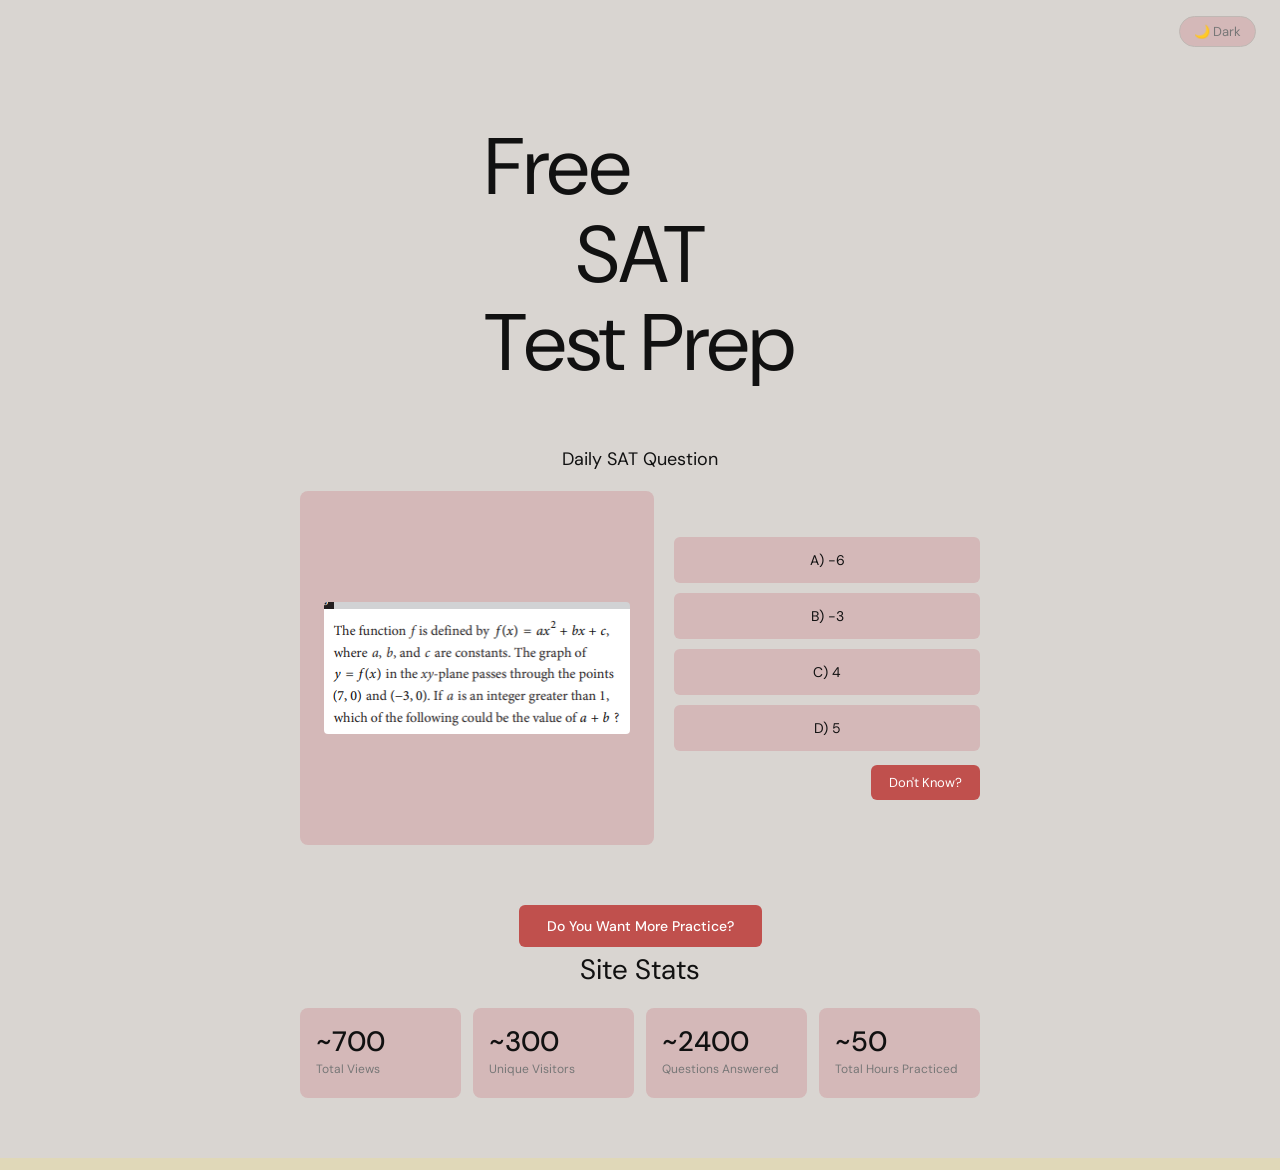
<file: index.html>
<!DOCTYPE html>
<html lang="en">
<head>
<meta charset="UTF-8">
<meta name="viewport" content="width=device-width, initial-scale=1.0">
<title>Free SAT Test Prep</title>
<link href="https://fonts.googleapis.com/css2?family=DM+Sans:wght@300;400;500&display=swap" rel="stylesheet">
<link rel="stylesheet" href="sat_landing.css">
</head>
<body>

<nav class="top-nav">
  <button class="theme-toggle" id="themeToggle" onclick="
    var isDark = document.body.classList.toggle('dark');
    localStorage.setItem('sat_theme', isDark ? 'dark' : 'light');
    this.textContent = isDark ? '☀️ Light' : '🌙 Dark';
  ">🌙 Dark</button>
</nav>
<script>
  (function() {
    var btn = document.getElementById('themeToggle');
    if (localStorage.getItem('sat_theme') === 'dark') {
      document.body.classList.add('dark');
      if (btn) btn.textContent = '☀️ Light';
    }
  })();
</script>

<section class="hero">
  <h1 class="hero-title">
    <span class="line1">Free</span>
    <span class="line2">SAT</span>
    <span class="line3">Test Prep</span>
  </h1>
</section>

<section class="daily">
  <p class="daily-label">Daily SAT Question</p>
  <div class="question-card">
    <div class="question-box" id="questionBox">
      <img id="questionImg" src="" alt="SAT Question" style="width:100%;height:100%;object-fit:contain;display:block;">
    </div>
    <div class="options-col" id="optionsCol">
      <button class="option-btn"></button>
      <button class="option-btn"></button>
      <button class="option-btn"></button>
      <button class="option-btn"></button>
      <button class="dont-know-btn">Don't Know?</button>
    </div>
  </div>
</section>

<button class="practiceMore">Do You Want More Practice?</button>
  
<!-- ── STATS SECTION ── -->
<section class="websites-section">
  <h2 class="photos-title">Site Stats</h2>
  <div class="stats-grid" id="statsGrid">
    <div class="stat-card"><div class="stat-value" id="s-views">~700</div><div class="stat-label">Total Views</div></div>
    <div class="stat-card"><div class="stat-value" id="s-unique">~300</div><div class="stat-label">Unique Visitors</div></div>
    <div class="stat-card"><div class="stat-value" id="s-answered">~2400</div><div class="stat-label">Questions Answered</div></div>
    <div class="stat-card"><div class="stat-value" id="s-time">~50</div><div class="stat-label">Total Hours Practiced</div></div>
  </div>
</section>

<footer></footer>

<script src="questions.js"></script>
<script src="sat_landing.js"></script>
<script src="tracker.js"></script>
</body>
</html>
</file>
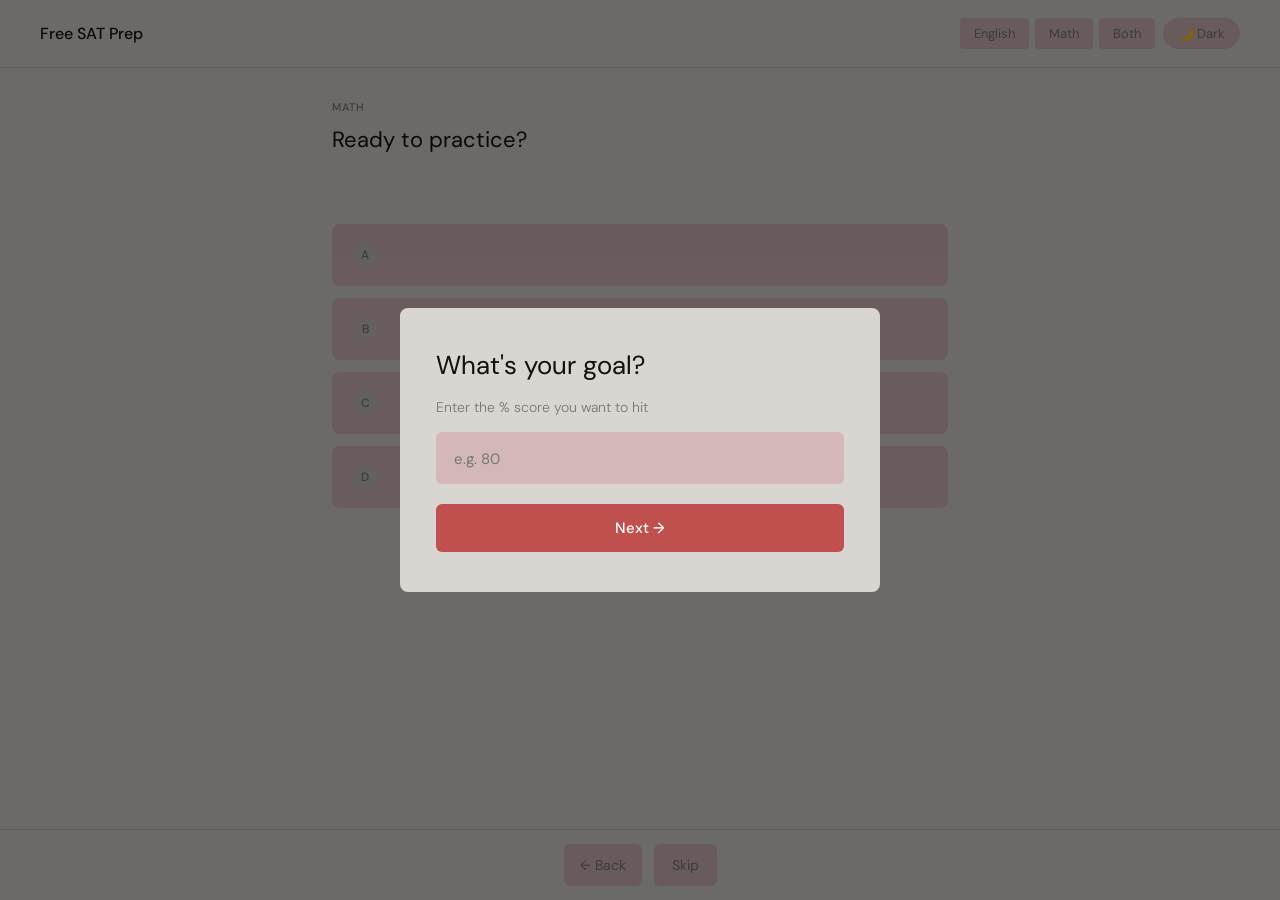
<file: sat_quiz.html>
<!DOCTYPE html>
<html lang="en">
<head>
<meta charset="UTF-8">
<meta name="viewport" content="width=device-width, initial-scale=1.0, viewport-fit=cover">
<title>SAT Practice</title>
<link href="https://fonts.googleapis.com/css2?family=DM+Sans:wght@300;400;500&display=swap" rel="stylesheet">
<link rel="stylesheet" href="sat_quiz.css">
</head>
<body>

<!-- MODAL -->
<div class="modal-overlay" id="modalOverlay">
  <div class="modal">
    <div class="modal-step" id="step1">
      <h2 class="modal-title">What's your goal?</h2>
      <p class="modal-sub">Enter the % score you want to hit</p>
      <input class="modal-input" id="goalInput" type="number" min="1" max="100" placeholder="e.g. 80">
      <button class="modal-btn" id="toStep2">Next →</button>
    </div>
    <div class="modal-step hidden" id="step2">
      <h2 class="modal-title">Which section?</h2>
      <p class="modal-sub">Choose what to practice</p>
      <div class="modal-section-btns">
        <button class="modal-section-btn" data-section="English">English</button>
        <button class="modal-section-btn" data-section="Math">Math</button>
        <button class="modal-section-btn" data-section="Both">Both</button>
      </div>
      <button class="modal-btn" id="startBtn" disabled>Start Practice →</button>
    </div>
  </div>
</div>

<!-- TOP NAV -->
<nav class="top-nav">
  <a href="index.html" class="site-title">Free SAT Prep</a>
  <div class="nav-right">
    <div class="nav-section-pills">
      <button class="subject-btn">English</button>
      <button class="subject-btn">Math</button>
      <button class="subject-btn">Both</button>
    </div>
    <button class="theme-toggle" id="themeToggle" onclick="
      var isDark = document.body.classList.toggle('dark');
      localStorage.setItem('sat_theme', isDark ? 'dark' : 'light');
      this.textContent = isDark ? '☀️ Light' : '🌙 Dark';
    ">🌙 Dark</button>
  </div>
</nav>
<script>
  (function() {
    var btn = document.getElementById('themeToggle');
    if (localStorage.getItem('sat_theme') === 'dark') {
      document.body.classList.add('dark');
      if (btn) btn.textContent = '☀️ Light';
    }
  })();
</script>

<!-- MAIN CARD -->
<div class="card">

  <div class="progress-wrap" id="progressWrap" style="display:none;">
    <div class="progress-top">
      <span class="progress-label" id="progressLabel">Goal: —</span>
      <span class="progress-pct" id="progressPct"></span>
    </div>
    <div class="progress-bar-track">
      <div class="progress-bar-fill" id="progressFill"></div>
    </div>
  </div>

  <div class="question-area">
    <div class="question-tag" id="questionTag">MATH</div>
    <div class="question-box" id="questionBox">Ready to practice?</div>
  </div>

  <div class="explanation-banner" id="explanationBanner">
    <div class="explanation-label" id="explanationLabel">Explanation</div>
    <div id="explanationText"></div>
  </div>

  <div class="options-col" id="optionsCol">
    <button class="option-btn"><span class="option-letter">A</span><span class="option-text"></span></button>
    <button class="option-btn"><span class="option-letter">B</span><span class="option-text"></span></button>
    <button class="option-btn"><span class="option-letter">C</span><span class="option-text"></span></button>
    <button class="option-btn"><span class="option-letter">D</span><span class="option-text"></span></button>
  </div>

  <div class="tool-panel" id="englishTools">
    <div class="tool-panel-body">
      <textarea class="notepad-area" id="notepadArea" placeholder="Jot down notes…"></textarea>
      <button class="notepad-clear-btn" id="notepadClearBtn">Clear</button>
    </div>
  </div>

  <div class="tool-panel" id="mathTools">
    <div class="tool-panel-tabs">
      <button class="tool-tab active" id="mathTabWB">✏️ Whiteboard</button>
      <button class="tool-tab" id="mathTabCalc">🧮 Calculator</button>
      <button class="tool-tab" id="mathTabGraph">📈 Graph</button>
    </div>
    <div class="tool-panel-body">
      <div class="math-sub-panel visible" id="panelWhiteboard">
        <div class="whiteboard-wrap">
          <div class="whiteboard-toolbar">
            <button class="wb-tool-btn active" id="wbPenBtn">Pen</button>
            <button class="wb-tool-btn" id="wbEraserBtn">Eraser</button>
            <span class="wb-divider"></span>
            <div class="wb-color-swatch active" data-color="#111111" style="background:#111111;"></div>
            <div class="wb-color-swatch" data-color="#e53935" style="background:#e53935;"></div>
            <div class="wb-color-swatch" data-color="#1e88e5" style="background:#1e88e5;"></div>
            <div class="wb-color-swatch" data-color="#43a047" style="background:#43a047;"></div>
            <span class="wb-divider"></span>
            <input class="wb-size-slider" id="wbSize" type="range" min="1" max="20" value="3">
            <button class="wb-clear-btn" id="wbClearBtn">Clear</button>
          </div>
          <canvas class="wb-canvas" id="wbCanvas"></canvas>
        </div>
      </div>
      <div class="math-sub-panel" id="panelCalc">
        <div class="desmos-wrap" id="desmosCalc"></div>
      </div>
      <div class="math-sub-panel" id="panelGraph">
        <div class="desmos-wrap" id="desmosGraph"></div>
      </div>
    </div>
  </div>

</div>

<div class="bottom-bar">
  <button class="back-btn" id="backBtn">← Back</button>
  <button class="skip-btn" id="skipBtn">Skip</button>
</div>

<script src="https://www.desmos.com/api/v1.9/calculator.js?apiKey=dcb31709b452b1cf9dc26972add0fda6"></script>
<script src="questions.js"></script>
<script src="sat_quiz.js"></script>
<script src="tracker.js"></script>
</body>
</html>
</file>
<file: sat_landing.css>
@import url('https://fonts.googleapis.com/css2?family=DM+Sans:wght@300;400;500&display=swap');

*, *::before, *::after { box-sizing: border-box; margin: 0; padding: 0; }

/* ── THEME VARIABLES ── */
:root {
  --bg:        #d9d5d1;
  --surface:   #d4b8b8;
  --surface2:  #c8c0bc;
  --border:    #bfb8b4;
  --text:      #111;
  --text-muted:#777;
  --accent:    #c0504d;
  --footer:    #e0d8b8;
  --dot:       #c4a8a8;
  --dot-active:#2a2a2a;
}

body.dark {
  --bg:        #0f0f0f;
  --surface:   #1e1e1e;
  --surface2:  #2a2a2a;
  --border:    #333;
  --text:      #f0f0f0;
  --text-muted:#888;
  --accent:    #c0504d;
  --footer:    #1a1a1a;
  --dot:       #444;
  --dot-active:#f0f0f0;
}

body {
  background: var(--bg);
  font-family: 'DM Sans', sans-serif;
  min-height: 100vh;
  display: flex;
  flex-direction: column;
  align-items: center;
  transition: background 0.25s, color 0.25s;
  color: var(--text);
}

/* ── TOP NAV ── */
.top-nav {
  width: 100%;
  display: flex;
  align-items: center;
  justify-content: flex-end;
  padding: 16px 24px;
}

/* ── THEME TOGGLE ── */
.theme-toggle {
  background: var(--surface);
  border: 1px solid var(--border);
  border-radius: 20px;
  padding: 6px 14px;
  font-family: 'DM Sans', sans-serif;
  font-size: 13px;
  font-weight: 400;
  color: var(--text-muted);
  cursor: pointer;
  transition: all 0.15s;
  display: flex;
  align-items: center;
  gap: 6px;
}
.theme-toggle:hover { color: var(--text); }

/* ── HERO ── */
.hero {
  width: 100%;
  display: flex;
  justify-content: center;
  padding: 60px 40px 60px;
}

.hero-title {
  font-family: 'DM Sans', sans-serif;
  font-size: clamp(48px, 10vw, 80px);
  font-weight: 400;
  line-height: 1.1;
  color: var(--text);
  display: flex;
  flex-direction: column;
  align-items: flex-start;
}

.hero-title .line1 { align-self: flex-start; }
.hero-title .line2 { align-self: center; }
.hero-title .line3 { align-self: flex-end; }

/* ── DAILY QUESTION ── */
.daily-label {
  font-size: 18px;
  font-weight: 400;
  color: var(--text);
  margin-bottom: 20px;
}

.daily {
  display: flex;
  flex-direction: column;
  align-items: center;
  width: 100%;
  padding: 0 24px 60px;
}

.question-card {
  display: flex;
  flex-direction: column;
  gap: 16px;
  width: 100%;
  max-width: 540px;
}

@media (min-width: 560px) {
  .question-card {
    flex-direction: row;
    align-items: flex-start;
    max-width: 680px;
    gap: 20px;
  }
}

.question-box {
  background: var(--surface);
  border-radius: 8px;
  min-height: 180px;
  display: flex;
  align-items: center;
  justify-content: center;
  color: var(--text);
  font-size: 16px;
  font-weight: 400;
  padding: 24px;
  text-align: center;
  transition: background 0.25s;
}

@media (min-width: 560px) {
  .question-box {
    flex: 1;
    aspect-ratio: 1;
    min-height: 0;
  }
}

.options-col {
  display: flex;
  flex-direction: column;
  gap: 10px;
  width: 100%;
}

@media (min-width: 560px) {
  .options-col {
    flex: 1;
    justify-content: center;
    align-self: center;
    width: auto;
  }
}

.option-btn {
  background: var(--surface);
  border: none;
  border-radius: 6px;
  padding: 14px 16px;
  font-family: 'DM Sans', sans-serif;
  font-size: 14px;
  color: var(--text);
  cursor: pointer;
  text-align: center;
  transition: background 0.15s;
}
.option-btn:hover:not(:disabled) { background: var(--surface2); }

.dont-know-btn {
  align-self: flex-end;
  margin-top: 4px;
  background: var(--accent);
  color: #fff;
  border: none;
  border-radius: 6px;
  padding: 9px 18px;
  font-family: 'DM Sans', sans-serif;
  font-size: 13px;
  cursor: pointer;
  transition: opacity 0.15s;
}
.dont-know-btn:hover { opacity: 0.85; }

/* ── PRACTICE BUTTON ── */
.practiceMore {
  background: var(--accent);
  color: #fff;
  border: none;
  border-radius: 6px;
  padding: 12px 28px;
  font-family: 'DM Sans', sans-serif;
  font-size: 14px;
  font-weight: 500;
  cursor: pointer;
  transition: opacity 0.15s;
  margin-bottom: 4px;
}
.practiceMore:hover { opacity: 0.85; }

/* ── PHOTOS SECTION ── */
.photos-section {
  width: 100%;
  padding: 40px 0 60px;
  display: flex;
  flex-direction: column;
  align-items: flex-start;
  gap: 20px;
}

.photos-title {
  font-family: 'DM Sans', sans-serif;
  font-size: 28px;
  font-weight: 400;
  color: var(--text);
  align-self: center;
}

.carousel-wrapper {
  width: 100%;
  position: relative;
  overflow: hidden;
}

.carousel-track {
  display: flex;
  transition: transform 0.4s ease;
  will-change: transform;
}

.carousel-slide {
  min-width: 72%;
  margin: 0 2%;
  border-radius: 12px;
  overflow: hidden;
  background: var(--surface);
  aspect-ratio: 16/9;
  flex-shrink: 0;
  transition: background 0.25s;
}

.carousel-slide img {
  width: 100%;
  height: 100%;
  object-fit: cover;
  display: block;
}

.carousel-slide .placeholder-label {
  width: 100%;
  height: 100%;
  display: flex;
  align-items: center;
  justify-content: center;
  color: var(--text-muted);
  font-size: 13px;
  letter-spacing: 0.08em;
}

.carousel-arrow {
  position: absolute;
  top: 50%;
  transform: translateY(-50%);
  background: rgba(0,0,0,0.25);
  color: #fff;
  border: none;
  border-radius: 50%;
  width: 44px;
  height: 44px;
  font-size: 20px;
  cursor: pointer;
  display: flex;
  align-items: center;
  justify-content: center;
  z-index: 10;
  transition: background 0.2s;
  backdrop-filter: blur(4px);
}
.carousel-arrow:hover { background: rgba(0,0,0,0.45); }
.carousel-arrow.left { left: 16px; }
.carousel-arrow.right { right: 16px; }

.carousel-dots {
  display: flex;
  gap: 8px;
  align-self: center;
}

.carousel-dot {
  width: 8px;
  height: 8px;
  border-radius: 50%;
  background: var(--dot);
  cursor: pointer;
  transition: background 0.15s;
}
.carousel-dot.active { background: var(--dot-active); }

/* ── FOOTER ── */
footer {
  margin-top: auto;
  width: 100%;
  height: 12px;
  background: var(--footer);
  transition: background 0.25s;
}

/* ── BEFORE / AFTER SLIDER ── */
.ba-slider {
  position: relative;
  width: 100%;
  height: 100%;
  overflow: hidden;
  cursor: col-resize;
  user-select: none;
  border-radius: 12px;
}

.ba-after,
.ba-before {
  position: absolute;
  inset: 0;
  overflow: hidden;
}

.ba-after {
  background: #b8d4b8;
  z-index: 1;
}

.ba-before {
  width: 50%;
  background: var(--surface);
  z-index: 2;
  border-right: 2px solid rgba(255,255,255,0.6);
}

.ba-after img,
.ba-before img {
  position: absolute;
  inset: 0;
  width: 100%;
  height: 100%;
  object-fit: cover;
  display: block;
  pointer-events: none;
}

/* when using real images, ba-before img needs to be full width but clipped by parent */
.ba-before img {
  width: calc(100% / 0.5); /* will be overridden by JS */
}

.ba-placeholder {
  width: 100%;
  height: 100%;
  display: flex;
  align-items: center;
  justify-content: center;
  font-size: 13px;
  letter-spacing: 0.08em;
  color: var(--text-muted);
}

.ba-handle {
  position: absolute;
  top: 0;
  left: 50%;
  transform: translateX(-50%);
  height: 100%;
  z-index: 10;
  display: flex;
  flex-direction: column;
  align-items: center;
  pointer-events: none;
}

.ba-handle-line {
  flex: 1;
  width: 2px;
  background: #fff;
  opacity: 0.8;
}

.ba-handle-circle {
  width: 36px;
  height: 36px;
  border-radius: 50%;
  background: #fff;
  display: flex;
  align-items: center;
  justify-content: center;
  font-size: 16px;
  color: #333;
  box-shadow: 0 2px 8px rgba(0,0,0,0.25);
  flex-shrink: 0;
}

.ba-label {
  position: absolute;
  bottom: 12px;
  z-index: 5;
  background: rgba(0,0,0,0.45);
  color: #fff;
  font-size: 11px;
  font-weight: 500;
  letter-spacing: 0.08em;
  text-transform: uppercase;
  padding: 4px 10px;
  border-radius: 4px;
  pointer-events: none;
}

.ba-label-before { left: 12px; }
.ba-label-after  { right: 12px; }

/* ── WEBSITES SECTION ── */
.websites-section {
  width: 100%;
  padding: 0 24px 60px;
  display: flex;
  flex-direction: column;
  gap: 20px;
  align-items: flex-start;
}

.websites-grid {
  display: grid;
  grid-template-columns: 1fr;
  gap: 12px;
  width: 100%;
  max-width: 680px;
  align-self: center;
}

@media (min-width: 500px) {
  .websites-grid { grid-template-columns: 1fr 1fr; }
}

.website-card {
  background: var(--surface);
  border-radius: 8px;
  padding: 18px 20px;
  display: flex;
  flex-direction: column;
  gap: 6px;
  text-decoration: none;
  transition: background 0.15s;
  cursor: pointer;
}
.website-card:hover { background: var(--surface2); }

.website-card-name {
  font-size: 15px;
  font-weight: 500;
  color: var(--text);
}

.website-card-url {
  font-size: 12px;
  color: var(--text-muted);
  white-space: nowrap;
  overflow: hidden;
  text-overflow: ellipsis;
}

.website-card-desc {
  font-size: 13px;
  color: var(--text-muted);
  font-weight: 300;
  margin-top: 2px;
}

/* ── STATS GRID ── */
.stats-grid {
  display: grid;
  grid-template-columns: 1fr 1fr;
  gap: 12px;
  width: 100%;
  max-width: 680px;
  align-self: center;
}

@media (min-width: 560px) {
  .stats-grid { grid-template-columns: repeat(4, 1fr); }
}

.stat-card {
  background: var(--surface);
  border-radius: 8px;
  padding: 20px 16px;
  display: flex;
  flex-direction: column;
  gap: 6px;
  transition: background 0.25s;
}

.stat-value {
  font-size: 28px;
  font-weight: 500;
  color: var(--text);
  line-height: 1;
  font-variant-numeric: tabular-nums;
}

.stat-label {
  font-size: 12px;
  color: var(--text-muted);
  font-weight: 400;
  line-height: 1.3;
}
</file>
<file: sat_quiz.css>
@import url('https://fonts.googleapis.com/css2?family=DM+Sans:wght@300;400;500&display=swap');

*, *::before, *::after { box-sizing: border-box; margin: 0; padding: 0; }

:root {
  --bg:        #d9d5d1;
  --surface:   #d4b8b8;
  --surface2:  #c8c0bc;
  --border:    #bfb8b4;
  --text:      #111;
  --text-muted:#777;
  --accent:    #c0504d;
  --radius:    8px;
  --radius-sm: 6px;
}

body.dark {
  --bg:        #0f0f0f;
  --surface:   #1e1e1e;
  --surface2:  #2a2a2a;
  --border:    #333;
  --text:      #f0f0f0;
  --text-muted:#888;
}

body {
  background: var(--bg);
  font-family: 'DM Sans', sans-serif;
  min-height: 100vh;
  min-height: 100dvh;
  display: flex;
  flex-direction: column;
  align-items: center;
  color: var(--text);
  padding: 0;
  overflow-x: hidden;
  transition: background 0.25s, color 0.25s;
}

/* ── TOP NAV ── */
.top-nav {
  width: 100%;
  display: flex;
  align-items: center;
  justify-content: space-between;
  padding: 16px 24px;
  border-bottom: 1px solid var(--border);
  position: sticky;
  top: 0;
  background: var(--bg);
  z-index: 50;
  transition: background 0.25s, border-color 0.25s;
}

.site-title {
  font-family: 'DM Sans', sans-serif;
  font-size: 16px;
  font-weight: 500;
  color: var(--text);
  text-decoration: none;
  transition: opacity 0.15s;
}
.site-title:hover { opacity: 0.6; }

.nav-right {
  display: flex;
  align-items: center;
  gap: 8px;
}

.theme-toggle {
  background: var(--surface);
  border: 1px solid var(--border);
  border-radius: 20px;
  padding: 6px 14px;
  font-family: 'DM Sans', sans-serif;
  font-size: 13px;
  color: var(--text-muted);
  cursor: pointer;
  transition: all 0.15s;
}
.theme-toggle:hover { color: var(--text); }

.nav-section-pills { display: flex; gap: 6px; }

.subject-btn {
  background: var(--surface);
  border: none;
  border-radius: 4px;
  padding: 7px 14px;
  font-family: 'DM Sans', sans-serif;
  font-size: 13px;
  color: var(--text-muted);
  cursor: pointer;
  transition: all 0.15s;
}
.subject-btn:hover { color: var(--text); background: var(--surface2); }
.subject-btn.active { background: var(--accent); color: #fff; }

/* ── CARD ── */
.card {
  width: 100%;
  max-width: 600px;
  display: flex;
  flex-direction: column;
  padding: 0 0 120px 0;
}

/* ── PROGRESS ── */
.progress-wrap {
  padding: 20px 24px 14px;
  display: flex;
  flex-direction: column;
  gap: 8px;
}

.progress-top {
  display: flex;
  justify-content: space-between;
  align-items: center;
}

.progress-label { font-size: 13px; color: var(--text-muted); }
.progress-pct   { font-size: 13px; font-weight: 500; color: var(--text); }

.progress-bar-track {
  width: 100%; height: 3px;
  background: var(--surface2);
  border-radius: 10px; overflow: hidden;
}

.progress-bar-fill {
  height: 100%; width: 0%;
  background: #4a90d9;
  border-radius: 10px;
  transition: width 0.4s ease, background 0.3s;
}
.progress-bar-fill.green { background: #4caf50; }
.progress-bar-fill.red   { background: var(--accent); }
.progress-bar-fill.blue  { background: #4a90d9; }

/* ── QUESTION ── */
.question-area { padding: 24px 24px 16px; }

.question-tag {
  font-size: 11px;
  font-weight: 500;
  letter-spacing: 0.1em;
  text-transform: uppercase;
  color: var(--text-muted);
  margin-bottom: 10px;
}

.question-box {
  font-size: 20px;
  font-weight: 400;
  line-height: 1.45;
  color: var(--text);
  min-height: 60px;
}

/* ── EXPLANATION ── */
.explanation-banner {
  margin: 0 24px;
  border-radius: var(--radius-sm);
  padding: 14px 16px;
  font-size: 14px;
  line-height: 1.65;
  display: none;
  animation: slideDown 0.2s ease;
}
.explanation-banner.correct {
  background: rgba(76,175,80,0.12);
  border: 1px solid rgba(76,175,80,0.3);
  color: #2e7d32;
  display: block;
}
body.dark .explanation-banner.correct { color: #81c784; }
.explanation-banner.wrong {
  background: rgba(192,80,77,0.1);
  border: 1px solid rgba(192,80,77,0.3);
  color: #9b2c2a;
  display: block;
}
body.dark .explanation-banner.wrong { color: #ef9a9a; }

.explanation-label {
  font-size: 11px;
  font-weight: 500;
  letter-spacing: 0.08em;
  text-transform: uppercase;
  margin-bottom: 6px;
  opacity: 0.75;
}

@keyframes slideDown {
  from { opacity: 0; transform: translateY(-6px); }
  to   { opacity: 1; transform: translateY(0); }
}

/* ── OPTIONS ── */
.options-col {
  display: flex;
  flex-direction: column;
  gap: 10px;
  padding: 16px 24px;
}

.option-btn {
  background: var(--surface);
  border: none;
  border-radius: var(--radius);
  padding: 16px 18px;
  font-family: 'DM Sans', sans-serif;
  font-size: 15px;
  color: var(--text);
  cursor: pointer;
  text-align: left;
  transition: background 0.15s;
  display: flex;
  align-items: center;
  gap: 12px;
}
.option-btn:hover:not(:disabled) { background: var(--surface2); }

.option-letter {
  width: 26px; height: 26px;
  border-radius: 50%;
  background: var(--surface2);
  display: flex; align-items: center; justify-content: center;
  font-size: 12px; font-weight: 500;
  flex-shrink: 0;
  color: var(--text-muted);
  transition: background 0.15s, color 0.15s;
}
.option-btn:hover:not(:disabled) .option-letter { background: var(--accent); color: #fff; }

.option-btn.correct-ans { background: rgba(76,175,80,0.15); }
.option-btn.correct-ans .option-letter { background: #4caf50; color: #fff; }
.option-btn.wrong-ans { background: rgba(192,80,77,0.12); }
.option-btn.wrong-ans .option-letter { background: var(--accent); color: #fff; }
.option-btn.other-ans { opacity: 0.45; }

/* ── TOOL PANELS ── */
.tool-panel {
  display: none;
  flex-direction: column;
  border-radius: var(--radius);
  overflow: hidden;
  background: var(--surface);
  margin: 0 24px;
  transition: background 0.25s;
}
.tool-panel.visible { display: flex; }

.tool-panel-tabs { display: flex; background: var(--surface2); }

.tool-tab {
  flex: 1; padding: 10px 8px;
  font-family: 'DM Sans', sans-serif; font-size: 12px;
  color: var(--text-muted); background: none; border: none;
  border-bottom: 2px solid transparent; cursor: pointer;
  transition: color 0.15s, border-color 0.15s;
}
.tool-tab:hover { color: var(--text); }
.tool-tab.active { color: var(--text); border-bottom-color: var(--accent); }

.tool-panel-body { padding: 12px; }

.notepad-area {
  width: 100%; height: 80px; resize: none;
  background: var(--bg); border: 1px solid var(--border);
  border-radius: var(--radius-sm); padding: 10px 12px;
  font-family: 'DM Sans', sans-serif; font-size: 14px;
  color: var(--text); line-height: 1.6; outline: none;
  transition: background 0.25s, border-color 0.25s;
}
.notepad-area::placeholder { color: var(--text-muted); }
.notepad-area:focus { border-color: var(--accent); }

.notepad-clear-btn {
  margin-top: 6px; background: none; border: 1px solid var(--border);
  border-radius: var(--radius-sm); padding: 4px 12px;
  font-family: 'DM Sans', sans-serif; font-size: 12px;
  color: var(--text-muted); cursor: pointer; transition: background 0.15s; display: block;
}
.notepad-clear-btn:hover { background: var(--surface2); color: var(--text); }

.math-sub-panel { display: none; }
.math-sub-panel.visible { display: block; }
.whiteboard-wrap { display: flex; flex-direction: column; gap: 8px; }
.whiteboard-toolbar { display: flex; align-items: center; gap: 8px; flex-wrap: wrap; }

.wb-tool-btn {
  background: var(--surface2); border: none; border-radius: var(--radius-sm);
  padding: 5px 12px; font-family: 'DM Sans', sans-serif; font-size: 12px;
  color: var(--text-muted); cursor: pointer; transition: all 0.15s;
}
.wb-tool-btn:hover { color: var(--text); }
.wb-tool-btn.active { background: var(--accent); color: #fff; }

.wb-divider { width: 1px; height: 20px; background: var(--border); display: inline-block; margin: 0 2px; }

.wb-color-swatch {
  width: 22px; height: 22px; border-radius: 50%;
  border: 2px solid transparent; cursor: pointer; transition: border-color 0.15s; flex-shrink: 0;
}
.wb-color-swatch.active { border-color: var(--text); }
.wb-size-slider { width: 70px; accent-color: var(--accent); cursor: pointer; }
.wb-clear-btn {
  background: none; border: 1px solid var(--border); border-radius: var(--radius-sm);
  padding: 5px 12px; font-family: 'DM Sans', sans-serif; font-size: 12px;
  color: var(--text-muted); cursor: pointer; transition: background 0.15s; margin-left: auto;
}
.wb-clear-btn:hover { background: var(--surface2); color: var(--text); }
.wb-canvas { width: 100%; height: 180px; border-radius: var(--radius-sm); background: #fff; cursor: crosshair; display: block; touch-action: none; }
.desmos-wrap { width: 100%; height: 260px; border-radius: var(--radius-sm); overflow: hidden; }

/* ── BOTTOM BAR ── */
.bottom-bar {
  position: fixed; bottom: 0; left: 0; right: 0;
  background: var(--bg); border-top: 1px solid var(--border);
  padding: 12px 24px; display: flex; gap: 10px; align-items: center;
  z-index: 40; transition: background 0.25s, border-color 0.25s;
}

.back-btn {
  background: var(--surface); color: var(--text-muted); border: none;
  border-radius: var(--radius-sm); padding: 12px 16px;
  font-family: 'DM Sans', sans-serif; font-size: 14px; cursor: pointer;
  transition: all 0.15s; flex-shrink: 0;
}
.back-btn:hover { color: var(--text); background: var(--surface2); }

.skip-btn {
  background: var(--surface); color: var(--text-muted); border: none;
  border-radius: var(--radius-sm); padding: 12px 18px;
  font-family: 'DM Sans', sans-serif; font-size: 14px; cursor: pointer;
  transition: all 0.15s; flex-shrink: 0;
}
.skip-btn:hover { color: var(--text); background: var(--surface2); }

.ask-ai-btn {
  margin-left: auto; background: var(--accent); color: #fff; border: none;
  border-radius: var(--radius-sm); padding: 12px 20px;
  font-family: 'DM Sans', sans-serif; font-size: 14px; font-weight: 500;
  cursor: pointer; transition: opacity 0.15s; flex-shrink: 0;
}
.ask-ai-btn:hover { opacity: 0.85; }

/* ── AI PANEL ── */
.ai-panel {
  display: none; flex-direction: column;
  background: var(--surface); border-radius: var(--radius);
  overflow: hidden; margin: 0 24px; transition: background 0.25s;
}
.ai-panel.visible { display: flex; }

.ai-panel-header {
  display: flex; justify-content: space-between; align-items: center;
  padding: 12px 16px; background: var(--surface2);
}
.ai-panel-title { font-size: 13px; font-weight: 500; color: var(--text); }
.ai-close-btn { background: none; border: none; color: var(--text-muted); font-size: 15px; cursor: pointer; padding: 2px 6px; border-radius: 4px; transition: color 0.15s; }
.ai-close-btn:hover { color: var(--text); }
.ai-panel-body { padding: 16px; display: flex; flex-direction: column; gap: 12px; }
.ai-prompt-text {
  font-size: 13px; line-height: 1.7; color: var(--text-muted);
  white-space: pre-wrap; background: var(--bg); border-radius: var(--radius-sm);
  padding: 12px 14px; max-height: 200px; overflow-y: auto; font-family: monospace;
}
.ai-copy-btn {
  align-self: flex-start; background: var(--accent); color: #fff; border: none;
  border-radius: var(--radius-sm); padding: 10px 18px;
  font-family: 'DM Sans', sans-serif; font-size: 14px; font-weight: 500;
  cursor: pointer; transition: opacity 0.15s;
}
.ai-copy-btn:hover { opacity: 0.85; }
.ai-copy-hint { font-size: 12px; color: var(--text-muted); }

/* ── MODAL ── */
.modal-overlay {
  position: fixed; inset: 0; background: rgba(0,0,0,0.5);
  display: flex; align-items: flex-end; justify-content: center; z-index: 999;
}
@media (min-width: 480px) { .modal-overlay { align-items: center; } }

.modal {
  background: var(--bg); border-radius: var(--radius) var(--radius) 0 0;
  padding: 32px 28px 40px; width: 100%; max-width: 480px;
  display: flex; flex-direction: column; gap: 0;
  transition: background 0.25s;
}
@media (min-width: 480px) { .modal { border-radius: var(--radius); padding: 40px 36px; } }

.modal-step { display: flex; flex-direction: column; gap: 16px; }
.modal-step.hidden { display: none; }
.modal-title { font-size: 26px; font-weight: 400; color: var(--text); }
.modal-sub { font-size: 14px; color: var(--text-muted); font-weight: 300; }

.modal-input {
  background: var(--surface); border: none; border-radius: var(--radius-sm);
  padding: 14px 18px; font-family: 'DM Sans', sans-serif; font-size: 18px;
  color: var(--text); outline: none; width: 100%; transition: background 0.25s;
}
.modal-input::placeholder { color: var(--text-muted); font-size: 15px; }
.modal-input:focus { outline: 2px solid var(--accent); }

.modal-section-btns { display: flex; gap: 10px; }
.modal-section-btn {
  flex: 1; background: var(--surface); border: none; border-radius: var(--radius-sm);
  padding: 18px 10px; font-family: 'DM Sans', sans-serif; font-size: 15px;
  color: var(--text-muted); cursor: pointer; transition: background 0.15s, color 0.15s;
}
.modal-section-btn:hover { background: var(--surface2); color: var(--text); }
.modal-section-btn.active { background: var(--accent); color: #fff; }

.modal-btn {
  background: var(--accent); color: #fff; border: none; border-radius: var(--radius-sm);
  padding: 14px; font-family: 'DM Sans', sans-serif; font-size: 15px; font-weight: 500;
  cursor: pointer; transition: opacity 0.15s; margin-top: 4px;
}
.modal-btn:hover:not(:disabled) { opacity: 0.85; }
.modal-btn:disabled { opacity: 0.3; cursor: not-allowed; }

/* ── DESKTOP ── */
@media (min-width: 640px) {
  .top-nav { padding: 18px 40px; }
  .card { max-width: 680px; padding-bottom: 110px; }
  .question-area { padding: 32px 32px 20px; }
  .question-box { font-size: 22px; }
  .explanation-banner { margin: 0 32px; }
  .options-col { padding: 20px 32px; gap: 12px; }
  .option-btn { padding: 18px 20px; }
  .tool-panel { margin: 0 32px; }
  .ai-panel { margin: 0 32px; }
  .progress-wrap { padding: 20px 32px 14px; }
  .bottom-bar { padding: 14px 40px; justify-content: center; gap: 12px; }
}
</file>
